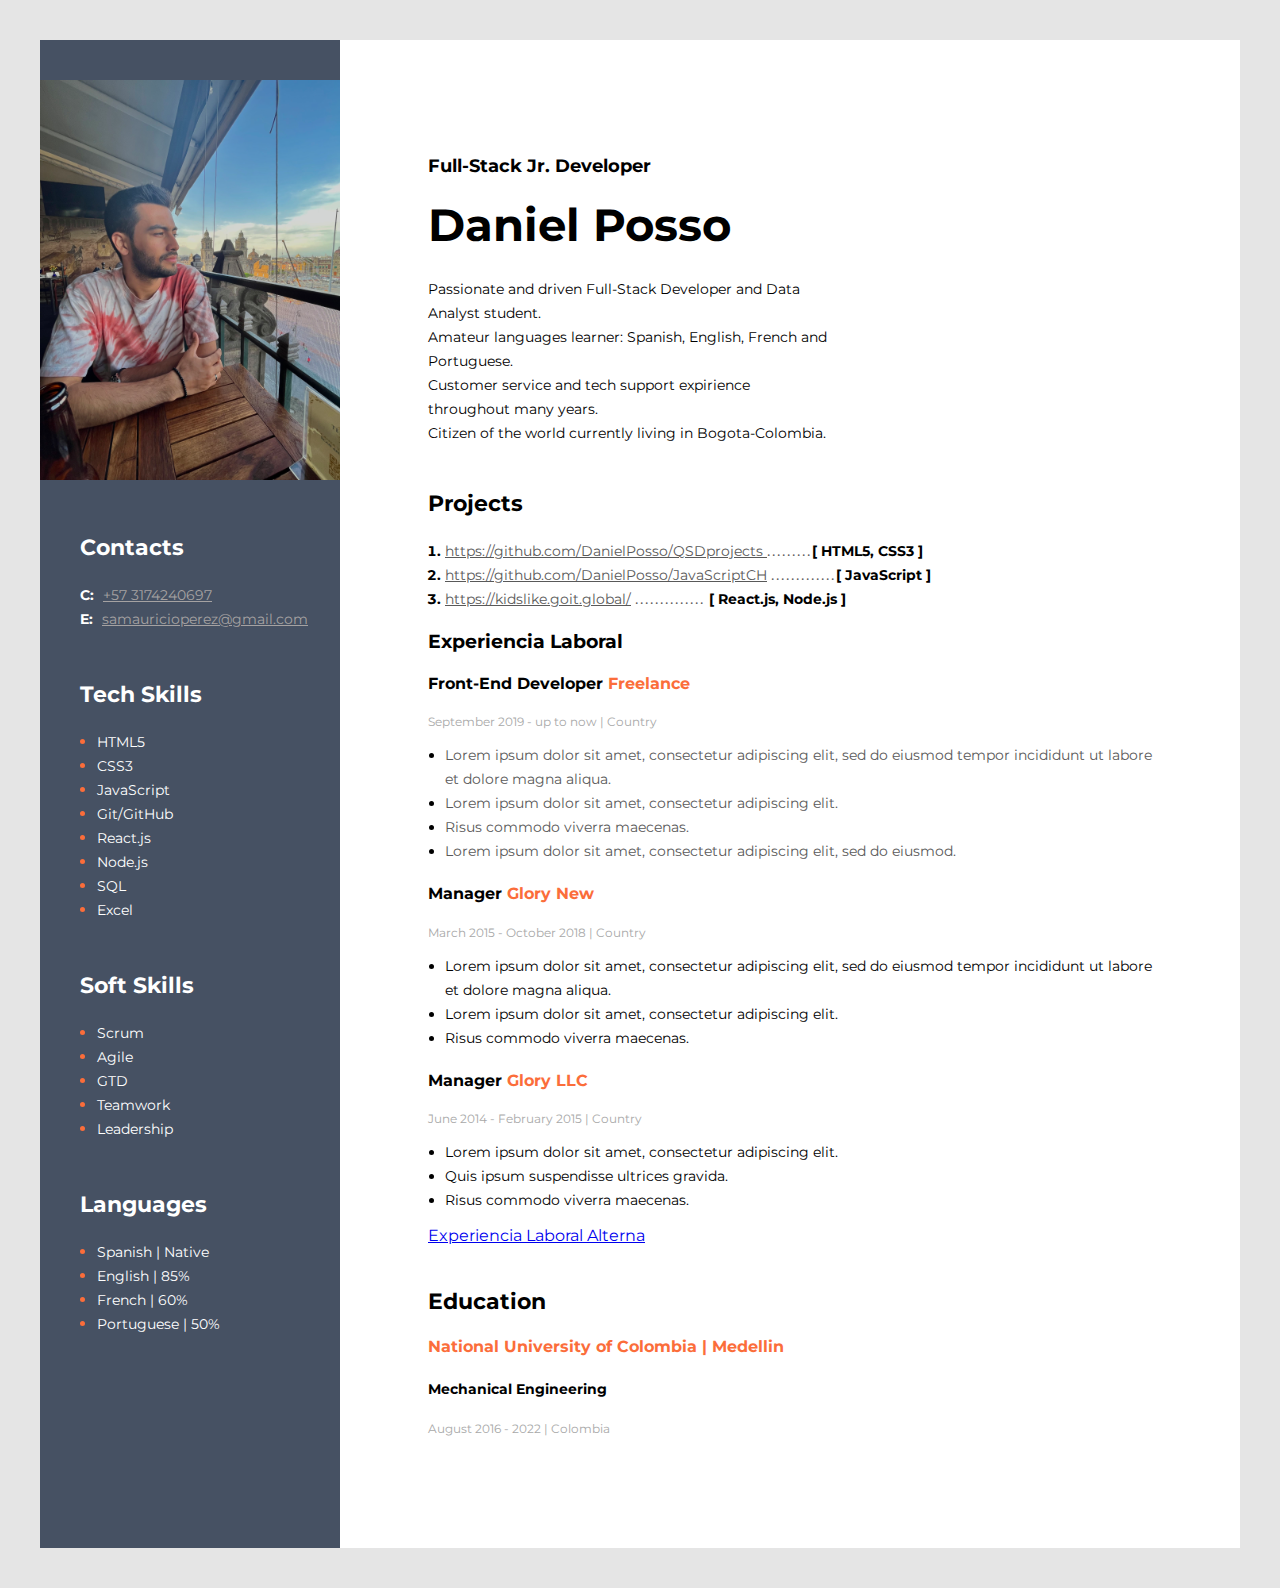
<file: index.html>
<!DOCTYPE html>
<html lang="en">
<head>
    <meta charset="UTF-8">
    <meta http-equiv="X-UA-Compatible" content="IE=edge">
    <meta name="viewport" content="width=device-width, initial-scale=1.0">
    <title>My CV Daniel Posso</title>
    <link rel="stylesheet" href="css/styles.css">
    <link href="https://fonts.googleapis.com/css2?family=Montserrat:wght@400;700&display=swap" rel="stylesheet">
</head>

<body>
    <div>
        <!-- Contenedor principal -->
        <div class="contenedor-principal">
            <!--Información general-->
            <div class="informacion-general">
                
                <!-- Descripción-->
                <div class="descripcion">
                    <h2 class="descripcion-profesion">Full-Stack Jr. Developer</h2>
                    <h1 class="nombre">Daniel Posso</h1>
                    <p class="texto-descripcion">
                        Passionate and driven Full-Stack Developer and Data Analyst student.<br>
                        Amateur languages learner: Spanish, English, French and Portuguese.<br>
                        Customer service and tech support expirience throughout many years.<br>
                        Citizen of the world currently living in Bogota-Colombia.<br>
                    </p>
                </div>

                <!--Proyectos-->
                <div class="proyectos">
                <h3 class="titulo-seccion-principal">  Projects </h3>
                <ol class="lista-proyectos">
                    <li>
                        <a class="enlace-proyectos" href="https://github.com/DanielPosso/QSDprojects"  target="_blank"> https://github.com/DanielPosso/QSDprojects </a> <span class="puntos-proyectos">.........</span>[ HTML5, CSS3 ]
                    </li>
                    <li>
                        <a class="enlace-proyectos" href="https://github.com/DanielPosso/JavaScriptCH" target="_blank"> https://github.com/DanielPosso/JavaScriptCH</a> <span class="puntos-proyectos">.............</span>[ JavaScript ]
                    </li>
                    <li>
                        <a class="enlace-proyectos" href="https://kidslike.goit.global/" target="_blank"> https://kidslike.goit.global/</a> <span class="puntos-proyectos">..............</span> [ React.js, Node.js ]
                    </li>
                </ol>
                </div>

                <!--Experiencia laboral-->
                <div class="experiencia-laboral">
                    <h3 class="puesto-empresa">Experiencia Laboral</h3>
                    <!--Empresa 1-->
                    <div>
                        <h4 class="titulo-principal">Front-End Developer <span class="texto-naranja">Freelance</span></h4>
                        <p class="periodo-empresa">September 2019 - up to now   |   Country</p>
                        <ul class="lista-experiencia">
                            <li><span class="elemento-lista-principal">Lorem ipsum dolor sit amet, consectetur adipiscing elit, sed do eiusmod tempor incididunt ut labore et dolore magna aliqua. </span></li>
                            <li><span class="elemento-lista-principal">Lorem ipsum dolor sit amet, consectetur adipiscing elit.</span></li>
                            <li><span class="elemento-lista-principal">Risus commodo viverra maecenas. </span></li>
                            <li><span class="elemento-lista-principal">Lorem ipsum dolor sit amet, consectetur adipiscing elit, sed do eiusmod.</span></li>
                        </ul>
                    </div>
                    <!--Empresa 2-->
                    <div>
                        <h4 class="puesto-empresa">Manager <span class="texto-naranja"> Glory New </span></h4>
                        <p class="periodo-empresa">March 2015 - October 2018   |   Country</p>
                        <ul class="lista-experiencia">
                            <li> Lorem ipsum dolor sit amet, consectetur adipiscing elit, sed do eiusmod tempor incididunt ut labore et dolore magna aliqua.</li>
                            <li> Lorem ipsum dolor sit amet, consectetur adipiscing elit.</li>
                            <li> Risus commodo viverra maecenas.</li>
                        </ul>
                    </div>
                    <!-- Empresa 3-->
                    <div>
                        <h4 class="puesto-empresa">Manager <span class="texto-naranja"> Glory LLC </span></h4>
                        <p class="periodo-empresa">June 2014 - February 2015   |   Country</p>
                        <ul class="lista-experiencia">
                            <li>Lorem ipsum dolor sit amet, consectetur adipiscing elit.</li>
                            <li>Quis ipsum suspendisse ultrices gravida.</li>
                            <li>Risus commodo viverra maecenas.</li>
                        </ul>
                    </div>
                    <a href="./pages/alt.html">Experiencia Laboral Alterna</a>
                </div>

                <!--Educación-->
                <div class="educacion">
                    <h3 class="titulo-educacion">Education</h3>
                    <h4 class="universidad">National University of Colombia | Medellin</h4>
                    <h5 class="titulo-universitario">Mechanical Engineering</h5>
                    <p class="periodo-universitario">August 2016 - 2022   |   Colombia</p>
                </div>
        </div>
            <!--Contenedor del lado aside-->
        <aside class="informacion-lateral">
            <img src="./imagenes/Perso-10.jpg" alt="Mi foto de perfil" width="300">
            <!--Contactos-->
            <div class="contactos">
                <h3 class="titulo-lateral">Contacts</h3>
                <div>
                    <span class="tipo-contacto"> C: </span>
                    <a class="contacto-info" href="tel: +57 3174240697"> +57 3174240697 </a>
                </div>
                <div>
                    <span class="tipo-contacto"> E: </span>
                    <a class="contacto-info" href="mailto:samauricioperez@gmail.com">samauricioperez@gmail.com</a>
                </div> 
            </div>
            <!--Habilidades técnicas-->
            <div class="habilidades-tecnicas">
                <h3 class="titulo-lateral">Tech Skills</h3>
                <ul class="lista-lateral">
                    <li><span class="elemento-lista-lateral">HTML5      </span></li>
                    <li><span class="elemento-lista-lateral">CSS3       </span></li>
                    <li><span class="elemento-lista-lateral">JavaScript </span></li>
                    <li><span class="elemento-lista-lateral">Git/GitHub </span></li>
                    <li><span class="elemento-lista-lateral">React.js   </span></li>
                    <li><span class="elemento-lista-lateral">Node.js    </span></li>
                    <li><span class="elemento-lista-lateral">SQL        </span></li>
                    <li><span class="elemento-lista-lateral">Excel      </span></li>
                </ul>
            </div>
            <!--Habilidades blandas-->
            <!--Uso el mismo elemento-lista-lateral para este div
            y ahorrar código :)-->
            <div class="habilidades-blandas">
                <h3 class="titulo-lateral">Soft Skills</h3>
                <ul class="lista-lateral">
                    <li><span class="elemento-lista-lateral">Scrum      </span></li>
                    <li><span class="elemento-lista-lateral">Agile      </span></li>
                    <li><span class="elemento-lista-lateral">GTD        </span></li>
                    <li><span class="elemento-lista-lateral">Teamwork   </span></li>
                    <li><span class="elemento-lista-lateral">Leadership </span></li>
                </ul>
            </div>
            <div class="habilidades-blandas">
                <h3 class="titulo-lateral">Languages</h3>
                <ul class="lista-lateral">
                    <li><span class="elemento-lista-lateral">Spanish    | Native    </span></li>
                    <li><span class="elemento-lista-lateral">English    | 85%    </span></li>
                    <li><span class="elemento-lista-lateral">French     | 60%    </span></li>
                    <li><span class="elemento-lista-lateral">Portuguese | 50%     </span></li>
                </ul>
            </div>
        </aside>
    </div>


    <script src="https://cdn.jsdelivr.net/npm/bootstrap@5.2.3/dist/js/bootstrap.min.js"
        integrity="sha384-cuYeSxntonz0PPNlHhBs68uyIAVpIIOZZ5JqeqvYYIcEL727kskC66kF92t6Xl2V"
        crossorigin="anonymous"></script>
</body>
</html>

<!-- Comentario de caca jajaja-->
</file>
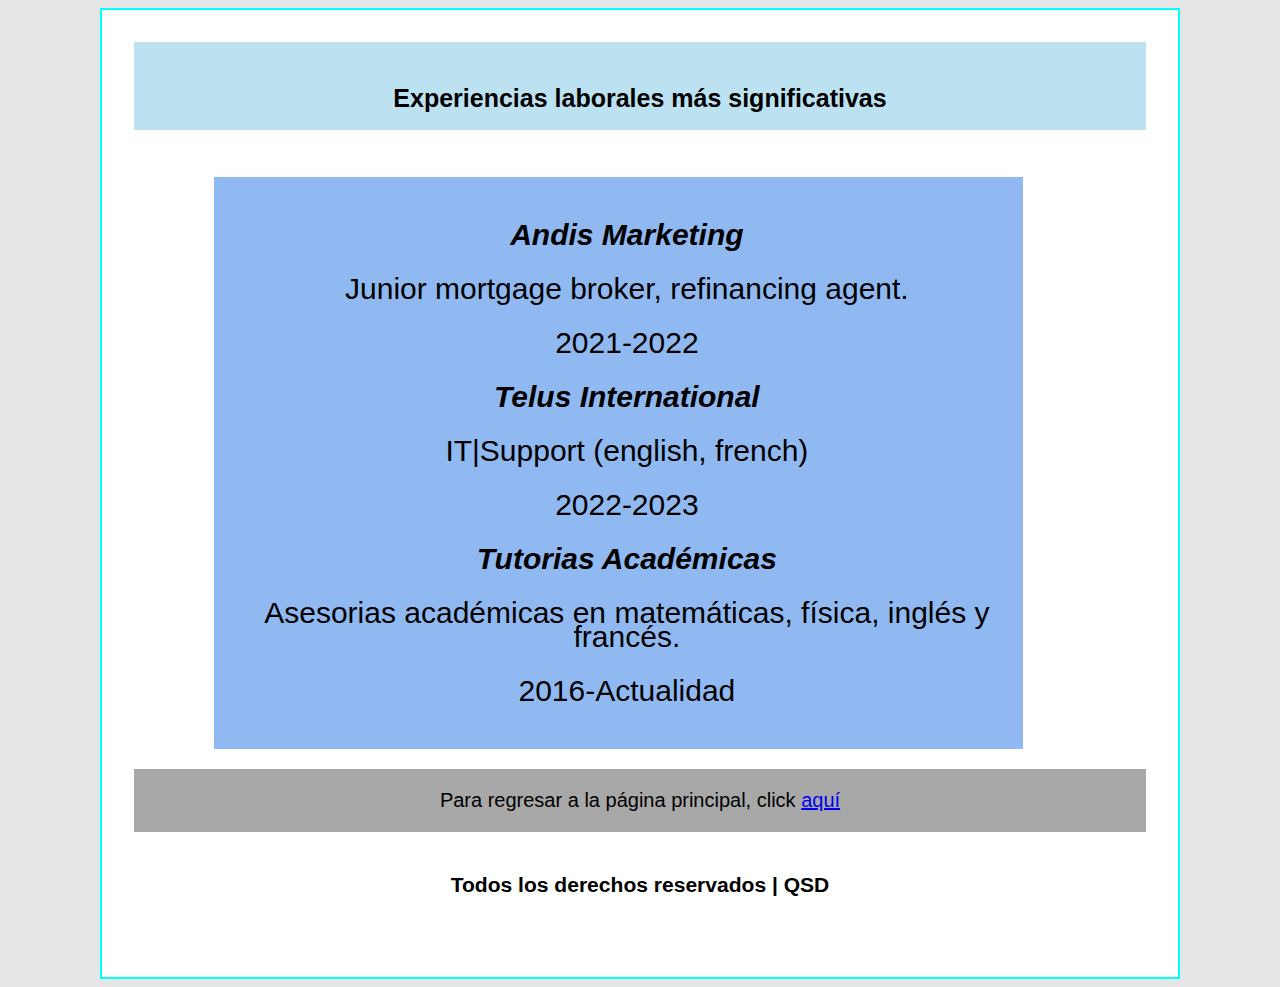
<file: pages/alt.html>
<!DOCTYPE html>
<html lang="en">

<head>
    <meta charset="UTF-8">
    <meta http-equiv="X-UA-Compatible" content="IE=edge">
    <meta name="viewport" content="width=device-width, initial-scale=1.0">
    <title>Experiencia Laboral</title>
    <link rel="stylesheet" href="../css/styles.css">
</head>

<body>
    <div class="bodyAlt">
        <header>
            <div style="background-color: #bce2f1;">
                <h1>Experiencias laborales más significativas</h1>
            </div>
        </header>
        <main>
            <div class="experiencia_laboralAlt">
                <div>
                    <ul style="list-style-type: none; text-align: center;">
                        <li>
                            <p><strong><em>Andis Marketing</em></strong></p>
                            <p>Junior mortgage broker, refinancing agent.</p>
                            <p>2021-2022</p>
                        </li>
                        <li>
                            <p><strong><em>Telus International</em></strong></p>
                            <p>IT|Support (english, french)</p>
                            <p>2022-2023</p>
                        </li>
                        <li>
                            <p><strong><em>Tutorias Académicas</em></strong></p>
                            <p>Asesorias académicas en matemáticas, física, inglés y francés.</p>
                            <p>2016-Actualidad</p>
                        </li>
                    </ul>
                </div>
            </div>
            <div>
                <p style="text-align: center; font-size: 20px; background-color:#A8A8A8; padding: 1em;">
                    Para regresar a la página principal, click <a href="../index.html">aquí</a>
                </p>
            </div>
        </main>
        <footer>
            <h3>Todos los derechos reservados | QSD</h3>
        </footer>
    </div>

    <script src="https://cdn.jsdelivr.net/npm/bootstrap@5.2.3/dist/js/bootstrap.min.js"
        integrity="sha384-cuYeSxntonz0PPNlHhBs68uyIAVpIIOZZ5JqeqvYYIcEL727kskC66kF92t6Xl2V"
        crossorigin="anonymous"></script>
</body>

</html>
</file>
<file: css/styles.css>
body {
    background-color: #E5E5E5;
    font-family: 'Montserrat', 'Arial';
}

.bodyAlt {
    background-color: #fff;
    margin: 0 auto;
    padding: 2em;
    border: 2px solid cyan;
    max-width: 80%;
    justify-content: center;
}

main {
    display: flex;
    flex-direction: column;
}

li {
    line-height: 24px
}

footer {
    height: 8vh;
    font-weight: 400;
    text-align: center;
    font-size: large;
}

header {
    height: 15vh;
    text-align: center;
}

header h1 {
    display: inline-block;
    padding-top: 1em;
    font-size: 25px;
}

/*.....................*/
/* Contenido principal*/
/*.....................*/

.contenedor-principal {
    display: flex;
    flex-direction: row-reverse;
    background-color: white;
    width: 1200px;
    margin: 40px auto;
}

/*.....................*/
/* Informacion general*/
/*.....................*/

.elemento-lista-principal {
    color: #595959;

}

.informacion-general {
    padding: 100px 88px;
}

/* Descripción*/

.nombre {
    font-style: normal;
    font-weight: 700;
    font-size: 45px;
    line-height: 55px;
    margin-top: 20px;
    margin-bottom: 25px;
}

.texto-descripcion {
    width: 400px;
    font-style: normal;
    font-weight: 400;
    font-size: 14px;
    line-height: 24px;
}


.descripcion-profesion {
    font-size: 18px;
    font-weight: 700;
}

/* Secciones principales*/

.titulo-seccion-principal {
    font-style: normal;
    font-weight: 700;
    font-size: 22px;
    line-height: 27px;
    margin-top: 45px;
}

.texto-naranja {
    color: #FB6D3A;
}

/*Sección proyectos*/

.lista-proyectos {
    font-style: normal;
    font-weight: 700;
    font-size: 14px;
    line-height: 24px;
    padding-left: 17px;
}

.enlace-proyectos {
    font-style: normal;
    font-weight: 400;
    font-size: 14px;
    line-height: 24px;
    color: #595959;
    text-decoration-line: underline;
}

.puntos-proyectos {
    font-style: normal;
    font-weight: 400;
    font-size: 16px;
    line-height: 24px;
    letter-spacing: 2px;
    color: #595959;
}

/* Sección experiencia laboral*/

.puesto.empresa {
    font-style: normal;
    font-weight: 700;
    font-size: 16px;
    line-height: 20px;
    margin-top: 15px;
    margin-bottom: 11px;
}

.periodo-empresa {
    font-style: normal;
    font-weight: 400;
    font-size: 12px;
    line-height: 15px;
    color: #A8A8A8;
}

.lista-experiencia {
    font-style: normal;
    font-weight: 400;
    font-size: 14px;
    line-height: 24px;
    padding-left: 17px;
}

.experiencia_laboralAlt {
    margin-left: 5em;
    width: 80%;
    background-color: #465163;
    display: flex;
    justify-content: center;
    align-items: center;
    list-style-type: none;
}

.experiencia_laboralAlt div {
    background-color: rgb(143, 185, 240);
    display: flex;
    flex-direction: column;
    justify-content: center;
}

.experiencia_laboralAlt div ul {
    padding-left: 1em;
}

.experiencia_laboralAlt div ul p{
    font-size: 30px;
}

/*Sección eduación*/

.educacion {
    margin-top: 43px;
}

.titulo-educacion {
    font-style: normal;
    font-weight: 700;
    font-size: 22px;
    line-height: 27px;
}

.universidad {
    font-style: normal;
    font-weight: 700;
    font-size: 16px;
    line-height: 20px;
    color: #FB6D3A;

}

.titulo-universitario {
    font-style: normal;
    font-weight: 700;
    font-size: 14px;
    line-height: 17px;
}

.periodo-universitario {
    font-style: normal;
    font-weight: 400;
    font-size: 12px;
    line-height: 15px;
    color: #A8A8A8;
}

/*.....................*/
/* Informacion lateral */
/*.....................*/

.informacion-lateral {
    background-color: #465163;
    padding: 40px 0;
}

/* Titulo lateral */

.titulo-lateral {
    color: white;
    font-style: normal_;
    font-weight: 700;
    font-size: 22px;
    line-height: 27px;
    margin-top: 50px;
}

.contactos,
.habilidades-tecnicas,
.habilidades-blandas {
    margin-left: 40px;
}

/* sección contactos */

.tipo-contacto {
    color: white;
    font-style: normal;
    font-weight: 700;
    font-size: 14px;
    line-height: 24px;
    margin-right: 5px;
}

.contacto-info {
    color: rgb(165, 162, 162);
    font-style: normal;
    font-weight: 400;
    font-size: 14px;
    line-height: 24px;
}

.lista-lateral {
    padding-left: 17px;
}

.lista-lateral>li {
    color: #FB6D3A;
}

/* Voy a usar este elemento también para soft-skills ya que
tiene las propiedades iguales */
.elemento-lista-lateral {
    color: white;
    font-style: normal;
    font-weight: 400;
    font-size: 14px;
    line-height: 24px;
}

/* responsive vibes */

@media (max-width:991px) {

    html {
        font-size: 55%;
        overflow-x: hidden;
        scroll-behavior: smooth;
    }

    .contenedor-principal {
        display: initial;
        flex-direction: unset;
        width: 100%;
        margin: 0
    }

    .informacion-general {
        padding: 0;
    }

    .texto-descripcion {
        display: unset;
        width: 100%;
    }

    .nombre {
        font-size: 38px;
        margin-top: 0px;
        margin-bottom: 30px;
        margin-left: 70px;
    }

    .descripcion-profesion {
        top: 50px;
        left: 110px;
        position: absolute;

    }

    .descripcion-datos,
    .descripcion-texto {
        width: 100%;
        margin-bottom: 20px;
    }

    .puntos-proyectos {
        display: none;
    }

    .lista-proyectos,
    .box-container {
        display: initial;
        margin-top: 12px;
    }

    .lista-proyectos,
    .box-container .box {
        height: 200px;
        width: 85%;
        margin-top: 0;
    }

    .informacion-lateral {
        margin: 2px;
        padding: 15px;
        width: 99%;
    }

    .titulo-seccion-principal {
        margin-top: 20px;
        margin-bottom: 20px;
    }
}
</file>
